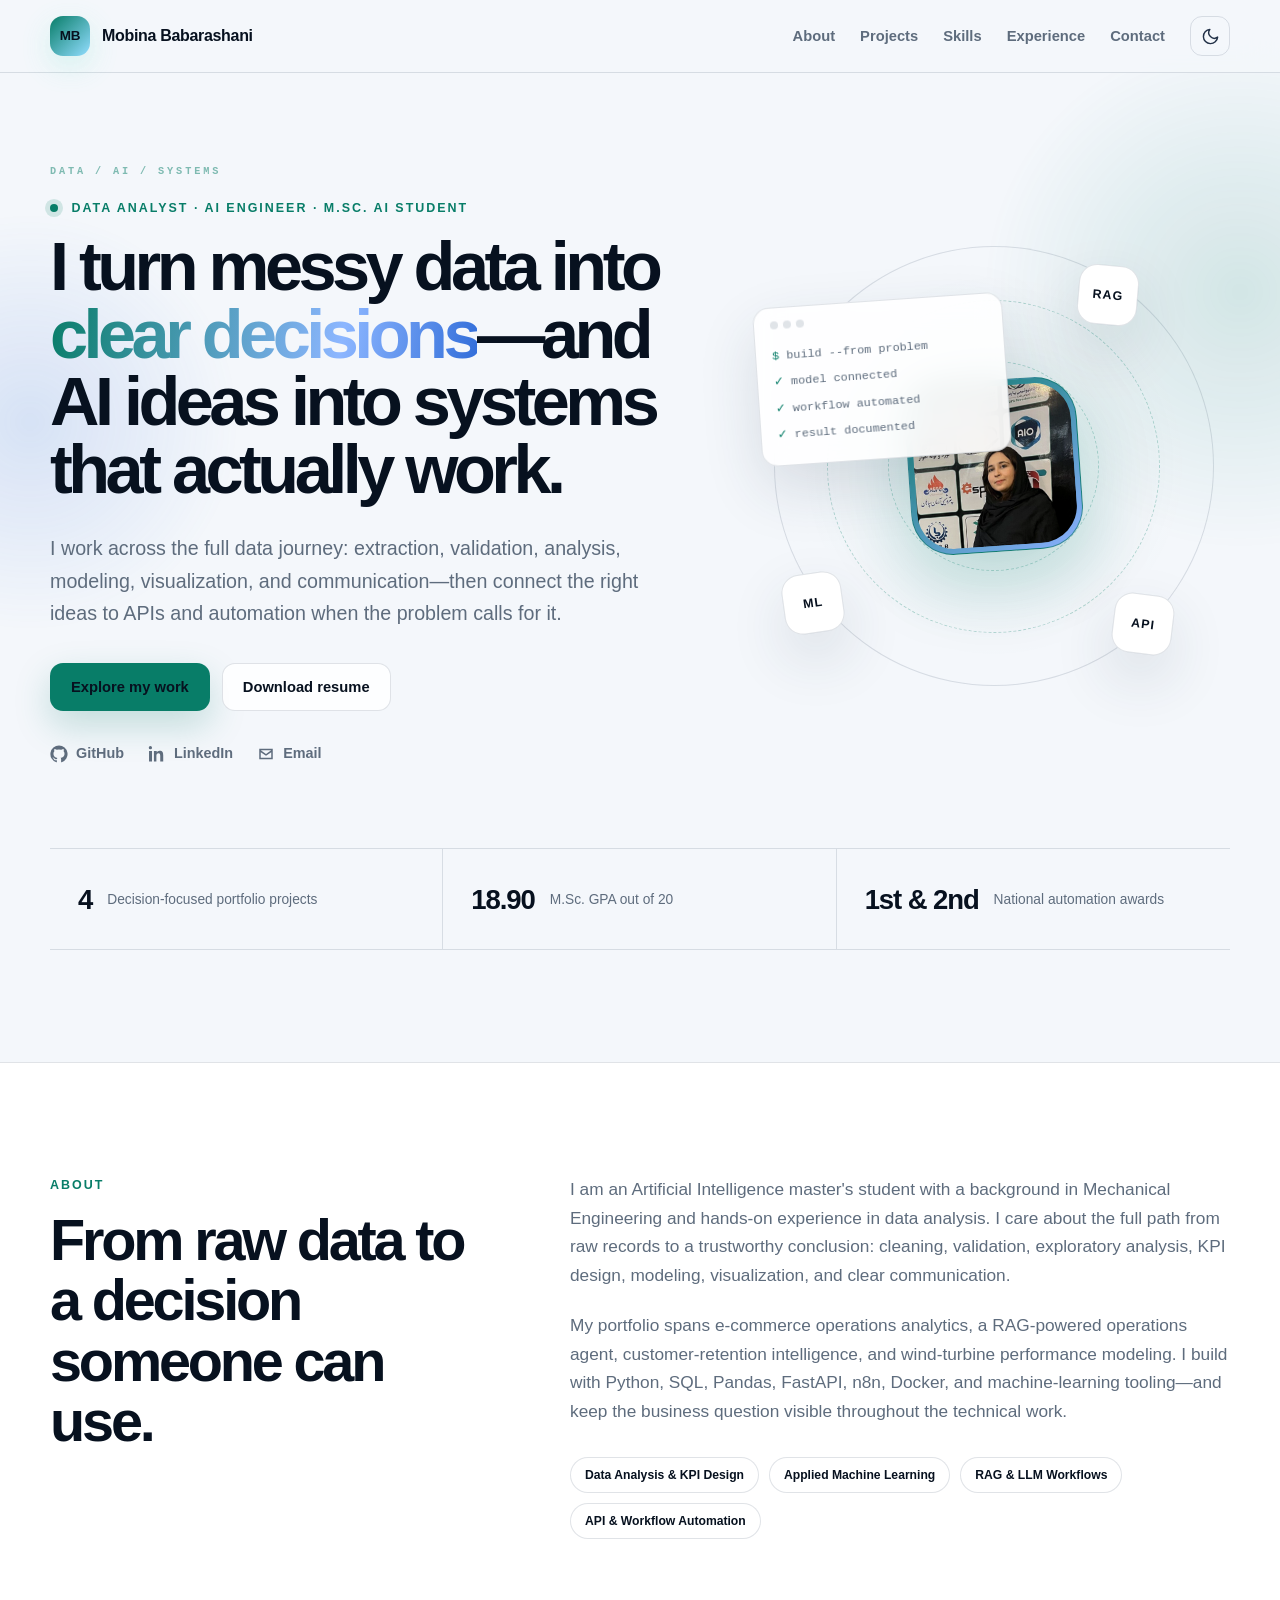
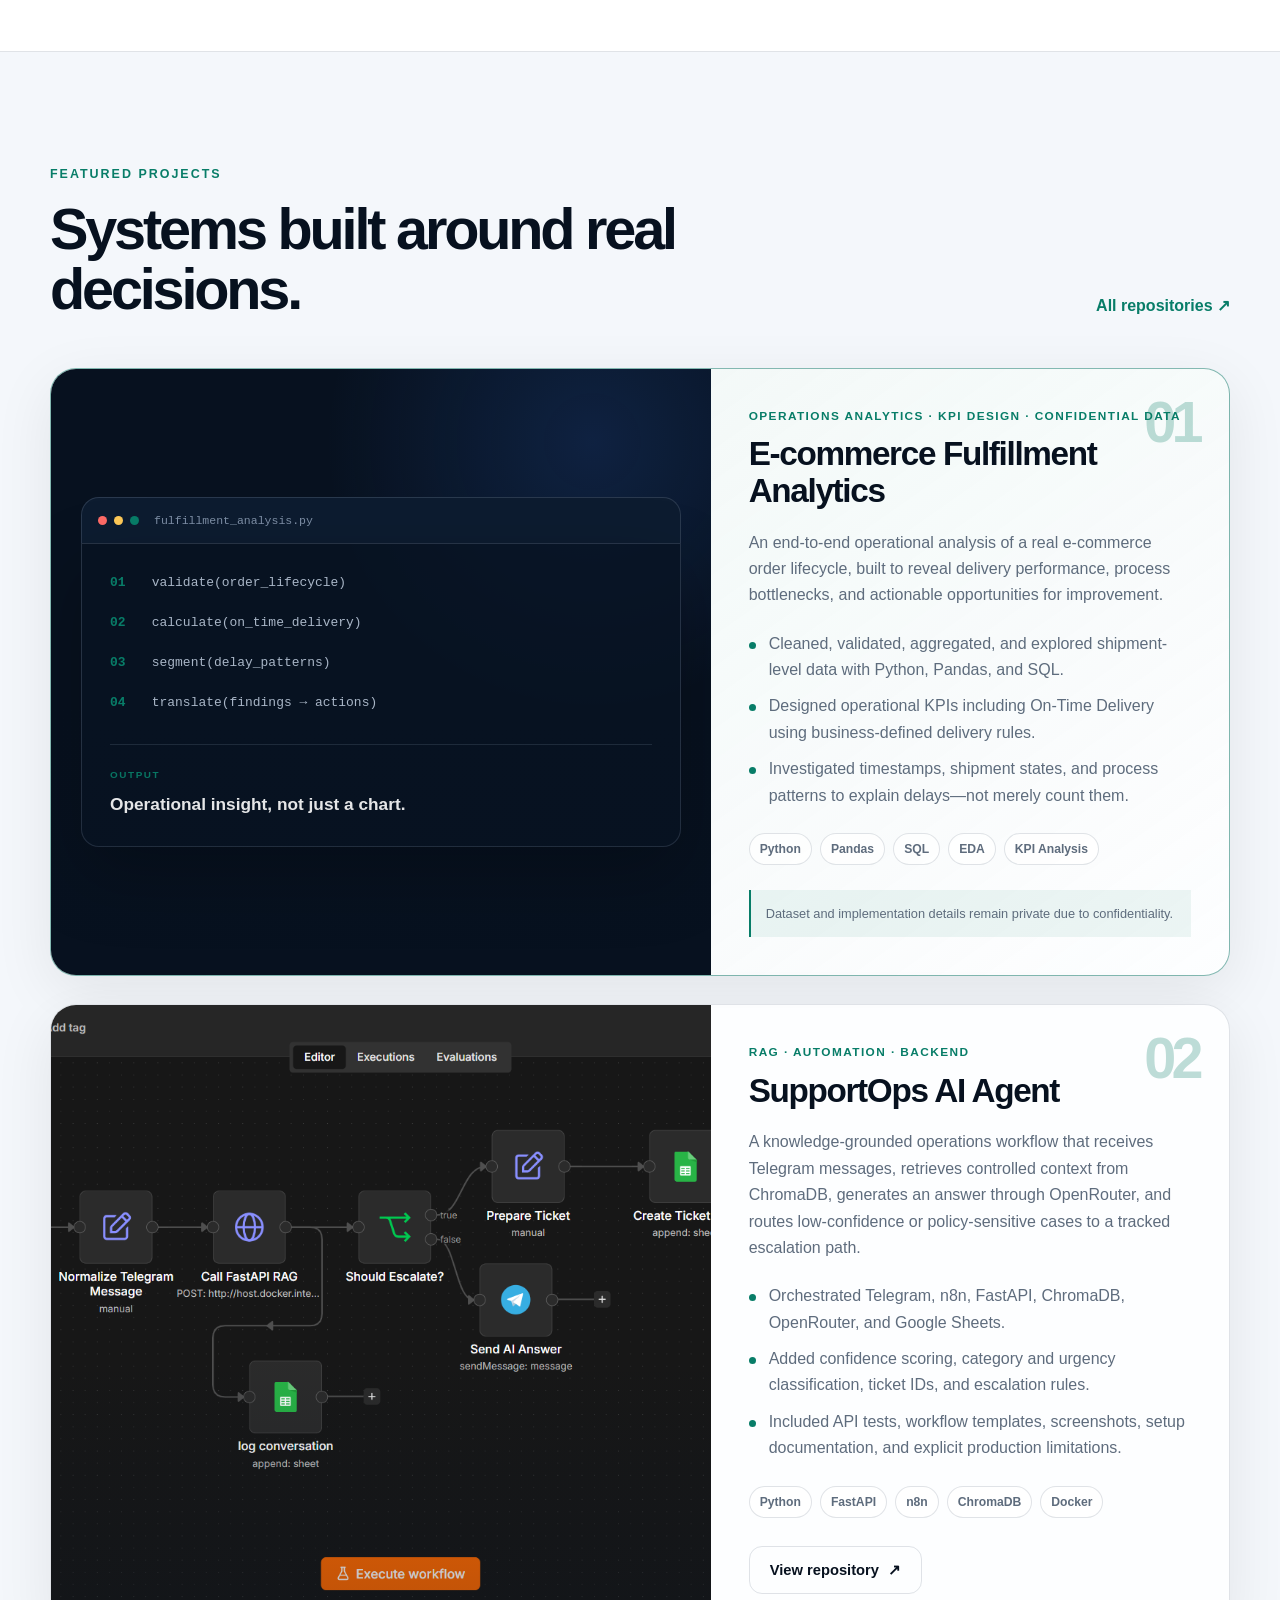
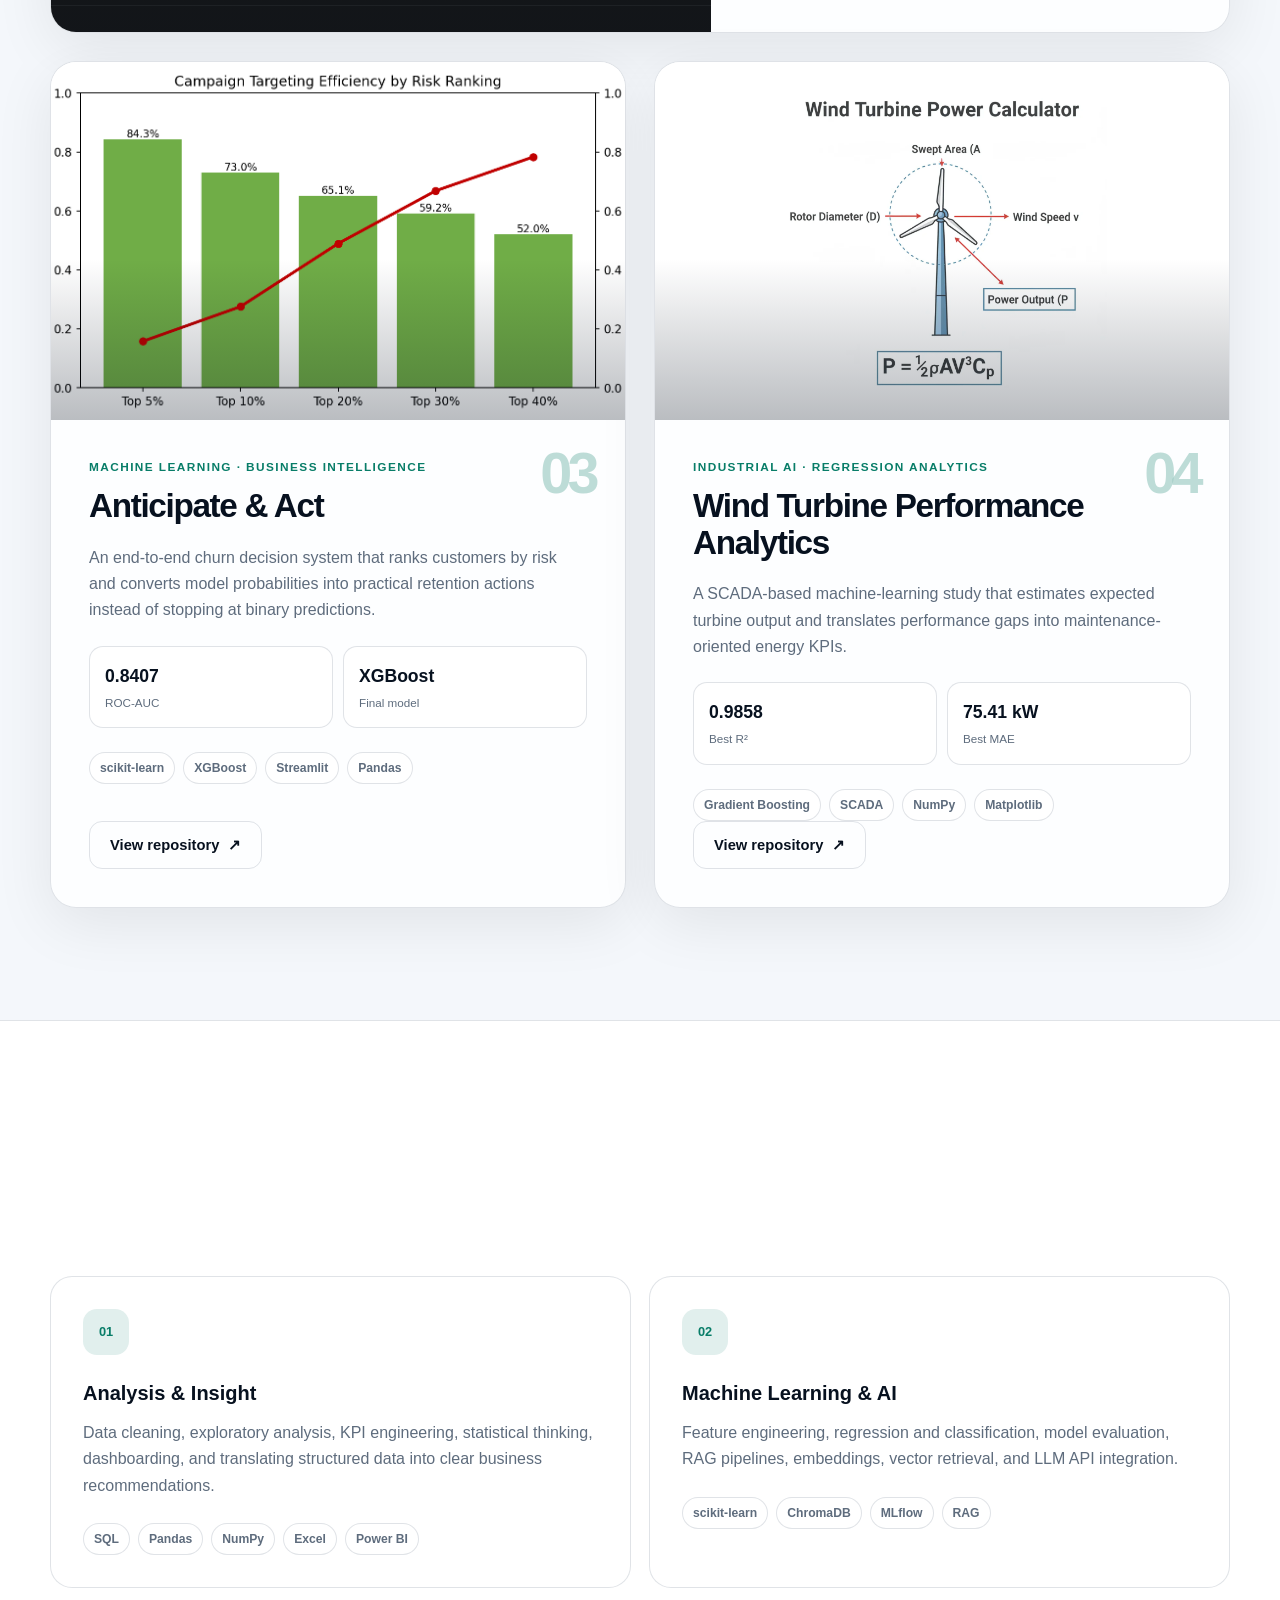
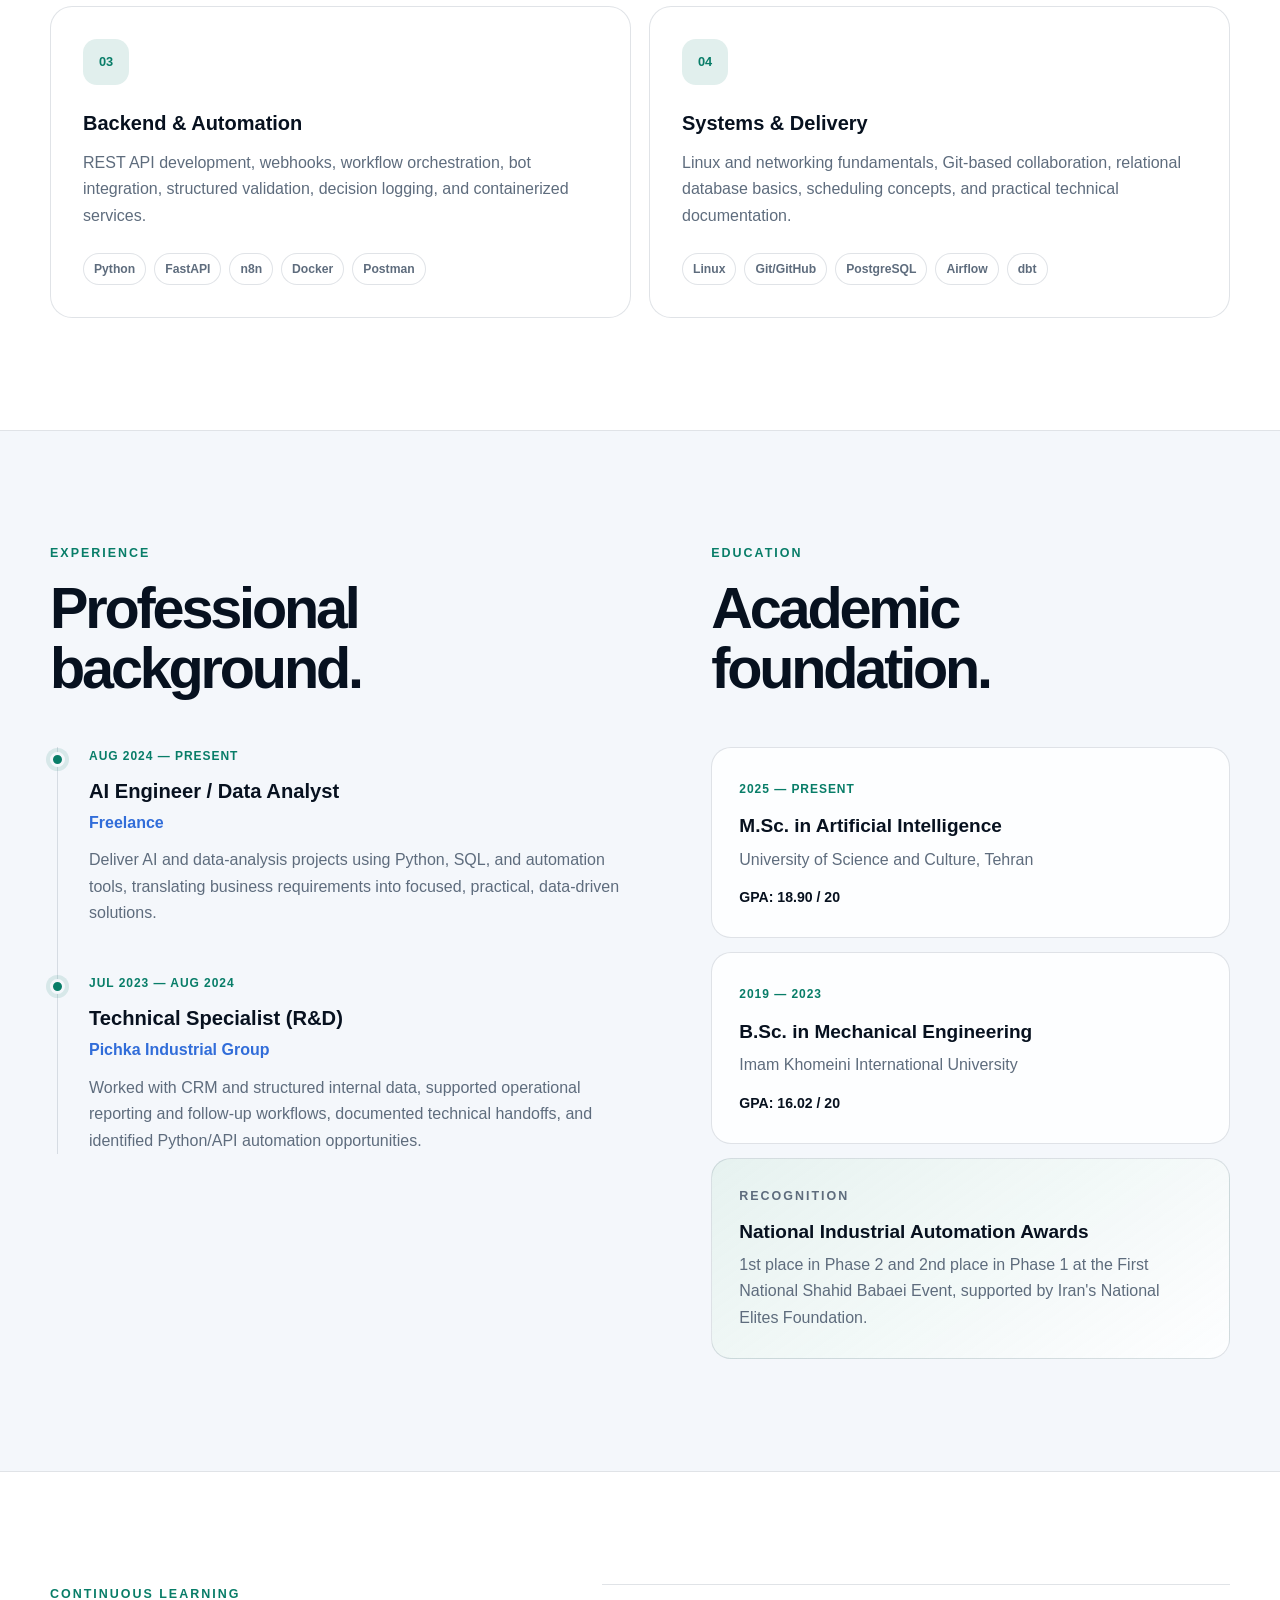
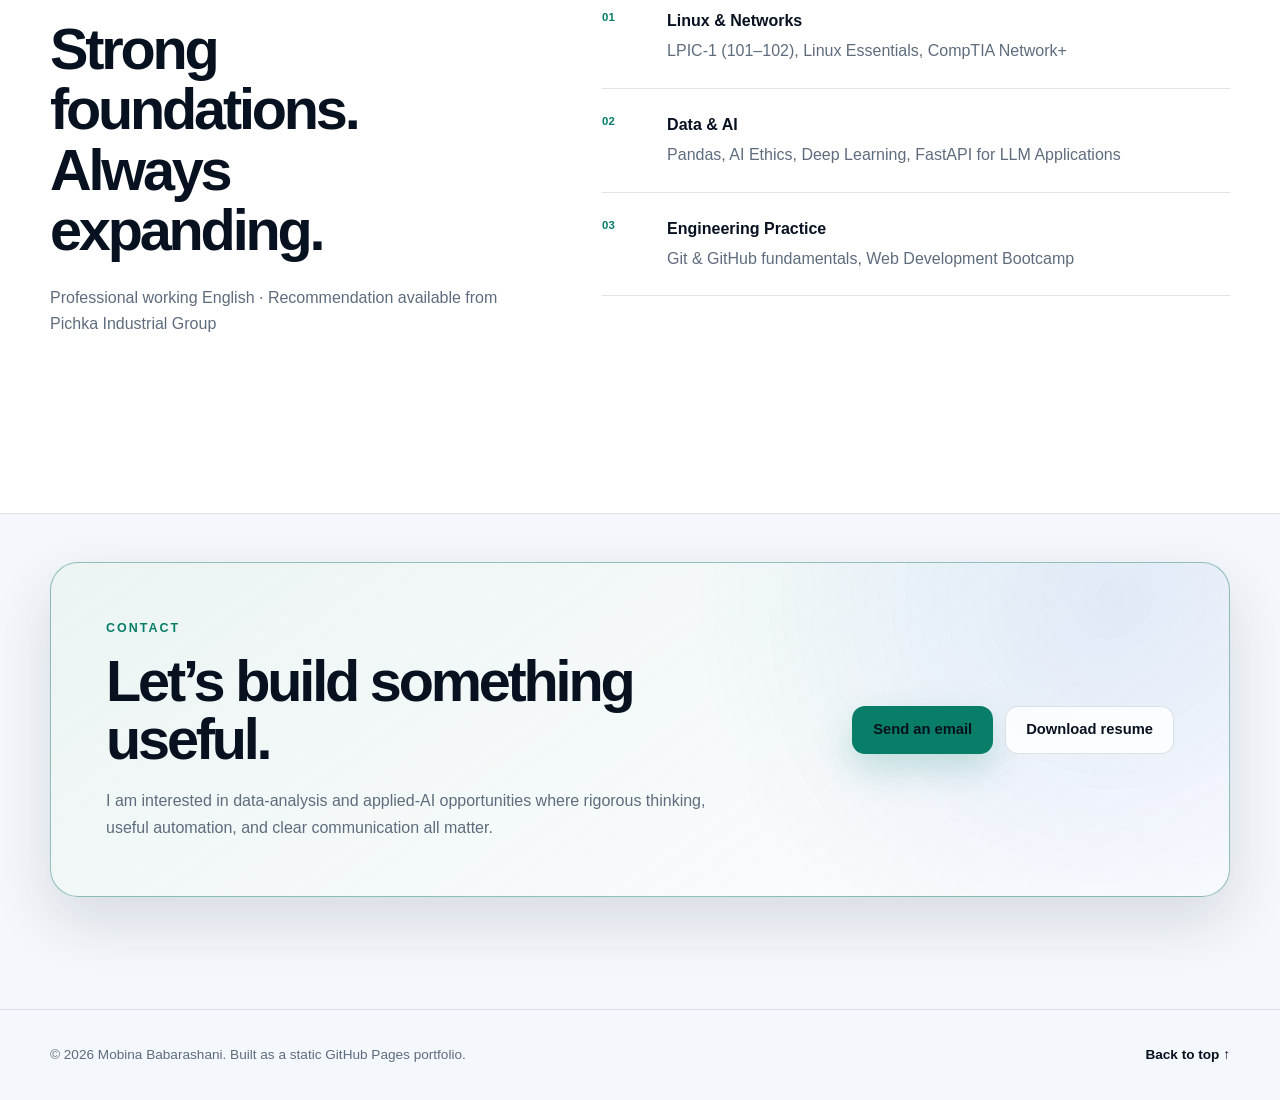
<file: index.html>
<!doctype html>
<html lang="en" data-theme="dark">
<head>
  <meta charset="utf-8">
  <meta name="viewport" content="width=device-width, initial-scale=1">
  <meta name="description" content="Portfolio of Mobina Babarashani, a Data Analyst and AI Engineer turning complex data into clear decisions and useful systems.">
  <meta name="author" content="Mobina Babarashani">
  <meta name="theme-color" content="#07111f">
  <meta property="og:title" content="Mobina Babarashani | Data Analyst & AI Engineer">
  <meta property="og:description" content="Data analysis, machine learning, RAG systems, APIs, and workflow automation.">
  <meta property="og:type" content="website">
  <meta property="og:url" content="https://mobinababarashani.github.io/">
  <meta property="og:image" content="https://mobinababarashani.github.io/assets/images/portfolio-preview.png">
  <meta name="twitter:card" content="summary_large_image">
  <title>Mobina Babarashani | Data Analyst & AI Engineer</title>
  <link rel="icon" href="assets/images/favicon.svg" type="image/svg+xml">
  <link rel="stylesheet" href="styles.css">
  <script type="application/ld+json">
  {
    "@context": "https://schema.org",
    "@type": "Person",
    "name": "Mobina Babarashani",
    "jobTitle": "Data Analyst and AI Engineer",
    "url": "https://mobinababarashani.github.io/",
    "email": "mailto:mobinababarashani@gmail.com",
    "sameAs": [
      "https://github.com/mobinababarashani",
      "https://ir.linkedin.com/in/mobina-babarashani"
    ],
    "alumniOf": [
      {"@type": "CollegeOrUniversity", "name": "University of Science and Culture"},
      {"@type": "CollegeOrUniversity", "name": "Imam Khomeini International University"}
    ]
  }
  </script>
</head>
<body>
  <a class="skip-link" href="#main-content">Skip to content</a>

  <header class="site-header" id="top">
    <nav class="nav container" aria-label="Primary navigation">
      <a class="brand" href="#top" aria-label="Mobina Babarashani home">
        <span class="brand-mark">MB</span>
        <span class="brand-name">Mobina Babarashani</span>
      </a>

      <button class="nav-toggle" type="button" aria-expanded="false" aria-controls="nav-links" aria-label="Open navigation">
        <span></span><span></span><span></span>
      </button>

      <div class="nav-links" id="nav-links">
        <a href="#about">About</a>
        <a href="#projects">Projects</a>
        <a href="#skills">Skills</a>
        <a href="#experience">Experience</a>
        <a href="#contact">Contact</a>
        <button class="theme-toggle" type="button" aria-label="Switch color theme" title="Switch color theme">
          <svg class="sun-icon" viewBox="0 0 24 24" aria-hidden="true"><circle cx="12" cy="12" r="4"/><path d="M12 2v2M12 20v2M4.93 4.93l1.42 1.42M17.66 17.66l1.41 1.41M2 12h2M20 12h2M4.93 19.07l1.42-1.42M17.66 6.34l1.41-1.41"/></svg>
          <svg class="moon-icon" viewBox="0 0 24 24" aria-hidden="true"><path d="M21 12.79A9 9 0 1 1 11.21 3 7 7 0 0 0 21 12.79z"/></svg>
        </button>
      </div>
    </nav>
  </header>

  <main id="main-content">
    <section class="hero section">
      <div class="hero-glow hero-glow-one" aria-hidden="true"></div>
      <div class="hero-glow hero-glow-two" aria-hidden="true"></div>
      <div class="container hero-grid">
        <div class="hero-copy reveal">
          <p class="eyebrow"><span class="status-dot"></span> Data Analyst · AI Engineer · M.Sc. AI Student</p>
          <h1>I turn messy data into <span>clear decisions</span>—and AI ideas into systems that actually work.</h1>
          <p class="hero-lead">
            I work across the full data journey: extraction, validation, analysis, modeling, visualization, and communication—then connect the right ideas to APIs and automation when the problem calls for it.
          </p>
          <div class="hero-actions">
            <a class="button button-primary" href="#projects">Explore my work</a>
            <a class="button button-secondary" href="assets/files/Mobina-Babarashani-Resume.docx" download>Download resume</a>
          </div>
          <div class="hero-links" aria-label="Social links">
            <a href="https://github.com/mobinababarashani" target="_blank" rel="noopener noreferrer">
              <svg viewBox="0 0 24 24" aria-hidden="true"><path d="M12 .7a11.5 11.5 0 0 0-3.64 22.41c.58.11.79-.25.79-.56v-2.23c-3.23.7-3.91-1.37-3.91-1.37-.53-1.34-1.29-1.7-1.29-1.7-1.05-.72.08-.7.08-.7 1.17.08 1.78 1.2 1.78 1.2 1.04 1.78 2.72 1.26 3.38.97.1-.75.4-1.26.74-1.55-2.58-.29-5.29-1.29-5.29-5.73 0-1.27.45-2.3 1.2-3.12-.12-.29-.52-1.48.11-3.08 0 0 .98-.31 3.16 1.19a10.94 10.94 0 0 1 5.76 0c2.19-1.5 3.16-1.19 3.16-1.19.63 1.6.23 2.79.11 3.08.75.82 1.2 1.85 1.2 3.12 0 4.45-2.72 5.43-5.31 5.72.42.36.79 1.07.79 2.16v3.21c0 .31.21.68.8.56A11.5 11.5 0 0 0 12 .7Z"/></svg>
              GitHub
            </a>
            <a href="https://ir.linkedin.com/in/mobina-babarashani" target="_blank" rel="noopener noreferrer">
              <svg viewBox="0 0 24 24" aria-hidden="true"><path d="M5.37 3.5A2.18 2.18 0 1 1 1 3.5a2.18 2.18 0 0 1 4.37 0ZM1.38 8h3.98v14H1.38V8Zm6.5 0h3.82v1.91h.05c.53-1.01 1.83-2.08 3.77-2.08 4.03 0 4.78 2.66 4.78 6.11V22h-3.98v-7.14c0-1.7-.03-3.9-2.38-3.9-2.38 0-2.75 1.86-2.75 3.78V22H7.88V8Z"/></svg>
              LinkedIn
            </a>
            <a href="mailto:mobinababarashani@gmail.com">
              <svg viewBox="0 0 24 24" aria-hidden="true"><path d="M3 5h18v14H3V5Zm9 7 7-5H5l7 5Zm0 2.45L5 9.5V17h14V9.5l-7 4.95Z"/></svg>
              Email
            </a>
          </div>
        </div>

        <div class="hero-visual reveal" aria-label="Selected engineering focus areas">
          <div class="orbit-card">
            <div class="profile-portrait"><img src="assets/images/mobina-profile.webp" alt="Portrait of Mobina Babarashani"></div>
            <div class="orbit orbit-one"><span>RAG</span></div>
            <div class="orbit orbit-two"><span>ML</span></div>
            <div class="orbit orbit-three"><span>API</span></div>
            <div class="terminal-card" aria-hidden="true">
              <div class="terminal-top"><i></i><i></i><i></i></div>
              <code><span>$</span> build --from problem<br><span>✓</span> model connected<br><span>✓</span> workflow automated<br><span>✓</span> result documented</code>
            </div>
          </div>
        </div>
      </div>

      <div class="container hero-metrics reveal">
        <div><strong>4</strong><span>Decision-focused portfolio projects</span></div>
        <div><strong>18.90</strong><span>M.Sc. GPA out of 20</span></div>
        <div><strong>1st & 2nd</strong><span>National automation awards</span></div>
      </div>
    </section>

    <section class="section section-muted" id="about">
      <div class="container two-column">
        <div class="section-heading reveal">
          <p class="eyebrow">About</p>
          <h2>From raw data to a decision someone can use.</h2>
        </div>
        <div class="about-copy reveal">
          <p>
            I am an Artificial Intelligence master's student with a background in Mechanical Engineering and hands-on experience in data analysis. I care about the full path from raw records to a trustworthy conclusion: cleaning, validation, exploratory analysis, KPI design, modeling, visualization, and clear communication.
          </p>
          <p>
            My portfolio spans e-commerce operations analytics, a RAG-powered operations agent, customer-retention intelligence, and wind-turbine performance modeling. I build with Python, SQL, Pandas, FastAPI, n8n, Docker, and machine-learning tooling—and keep the business question visible throughout the technical work.
          </p>
          <div class="focus-list">
            <span>Data Analysis & KPI Design</span>
            <span>Applied Machine Learning</span>
            <span>RAG & LLM Workflows</span>
            <span>API & Workflow Automation</span>
          </div>
        </div>
      </div>
    </section>

    <section class="section" id="projects">
      <div class="container">
        <div class="section-heading project-heading reveal">
          <div>
            <p class="eyebrow">Featured projects</p>
            <h2>Systems built around real decisions.</h2>
          </div>
          <a class="text-link" href="https://github.com/mobinababarashani?tab=repositories" target="_blank" rel="noopener noreferrer">All repositories <span>↗</span></a>
        </div>

        <article class="project project-featured project-data reveal">
          <div class="project-media data-console" aria-label="E-commerce analytics workflow overview">
            <div class="console-head"><span></span><span></span><span></span><code>fulfillment_analysis.py</code></div>
            <div class="console-body">
              <p><b>01</b> validate(order_lifecycle)</p>
              <p><b>02</b> calculate(on_time_delivery)</p>
              <p><b>03</b> segment(delay_patterns)</p>
              <p><b>04</b> translate(findings → actions)</p>
              <div class="console-result"><span>OUTPUT</span><strong>Operational insight, not just a chart.</strong></div>
            </div>
          </div>
          <div class="project-content">
            <div class="project-number">01</div>
            <p class="project-type">Operations Analytics · KPI Design · Confidential Data</p>
            <h3>E-commerce Fulfillment Analytics</h3>
            <p>
              An end-to-end operational analysis of a real e-commerce order lifecycle, built to reveal delivery performance, process bottlenecks, and actionable opportunities for improvement.
            </p>
            <ul class="project-points">
              <li>Cleaned, validated, aggregated, and explored shipment-level data with Python, Pandas, and SQL.</li>
              <li>Designed operational KPIs including On-Time Delivery using business-defined delivery rules.</li>
              <li>Investigated timestamps, shipment states, and process patterns to explain delays—not merely count them.</li>
            </ul>
            <div class="tags"><span>Python</span><span>Pandas</span><span>SQL</span><span>EDA</span><span>KPI Analysis</span></div>
            <p class="confidential-note">Dataset and implementation details remain private due to confidentiality.</p>
          </div>
        </article>

        <article class="project project-featured reveal">
          <div class="project-media">
            <img src="assets/images/supportops-workflow.png" alt="n8n workflow connecting Telegram, FastAPI, Google Sheets, and escalation logic" loading="lazy">
          </div>
          <div class="project-content">
            <div class="project-number">02</div>
            <p class="project-type">RAG · Automation · Backend</p>
            <h3>SupportOps AI Agent</h3>
            <p>
              A knowledge-grounded operations workflow that receives Telegram messages, retrieves controlled context from ChromaDB, generates an answer through OpenRouter, and routes low-confidence or policy-sensitive cases to a tracked escalation path.
            </p>
            <ul class="project-points">
              <li>Orchestrated Telegram, n8n, FastAPI, ChromaDB, OpenRouter, and Google Sheets.</li>
              <li>Added confidence scoring, category and urgency classification, ticket IDs, and escalation rules.</li>
              <li>Included API tests, workflow templates, screenshots, setup documentation, and explicit production limitations.</li>
            </ul>
            <div class="tags"><span>Python</span><span>FastAPI</span><span>n8n</span><span>ChromaDB</span><span>Docker</span></div>
            <a class="button button-project" href="https://github.com/mobinababarashani/telegram-rag-supportops-agent" target="_blank" rel="noopener noreferrer">View repository <span>↗</span></a>
          </div>
        </article>

        <div class="project-grid">
          <article class="project project-card reveal">
            <div class="project-media">
              <img src="assets/images/churn-campaign-lift.png" alt="Campaign targeting efficiency chart for customer churn risk ranking" loading="lazy">
            </div>
            <div class="project-content">
              <div class="project-number">03</div>
              <p class="project-type">Machine Learning · Business Intelligence</p>
              <h3>Anticipate & Act</h3>
              <p>
                An end-to-end churn decision system that ranks customers by risk and converts model probabilities into practical retention actions instead of stopping at binary predictions.
              </p>
              <div class="mini-metrics">
                <div><strong>0.8407</strong><span>ROC-AUC</span></div>
                <div><strong>XGBoost</strong><span>Final model</span></div>
              </div>
              <div class="tags"><span>scikit-learn</span><span>XGBoost</span><span>Streamlit</span><span>Pandas</span></div>
              <a class="button button-project" href="https://github.com/mobinababarashani/Anticipate-Act-Optimizing-Customer-Retention-Strategies" target="_blank" rel="noopener noreferrer">View repository <span>↗</span></a>
            </div>
          </article>

          <article class="project project-card reveal">
            <div class="project-media">
              <img src="assets/images/wind-turbine-power-calculator.webp" alt="Wind turbine power calculator diagram showing rotor diameter, swept area, wind speed, and power output" loading="lazy">
            </div>
            <div class="project-content">
              <div class="project-number">04</div>
              <p class="project-type">Industrial AI · Regression Analytics</p>
              <h3>Wind Turbine Performance Analytics</h3>
              <p>
                A SCADA-based machine-learning study that estimates expected turbine output and translates performance gaps into maintenance-oriented energy KPIs.
              </p>
              <div class="mini-metrics">
                <div><strong>0.9858</strong><span>Best R²</span></div>
                <div><strong>75.41 kW</strong><span>Best MAE</span></div>
              </div>
              <div class="tags"><span>Gradient Boosting</span><span>SCADA</span><span>NumPy</span><span>Matplotlib</span></div>
              <a class="button button-project" href="https://github.com/mobinababarashani/wind-turbine-power-prediction" target="_blank" rel="noopener noreferrer">View repository <span>↗</span></a>
            </div>
          </article>
        </div>
      </div>
    </section>

    <section class="section section-muted" id="skills">
      <div class="container">
        <div class="section-heading reveal">
          <p class="eyebrow">Technical toolkit</p>
          <h2>What I use to build.</h2>
        </div>
        <div class="skills-grid">
          <article class="skill-card reveal">
            <div class="skill-icon">01</div>
            <h3>Analysis & Insight</h3>
            <p>Data cleaning, exploratory analysis, KPI engineering, statistical thinking, dashboarding, and translating structured data into clear business recommendations.</p>
            <div class="tags"><span>SQL</span><span>Pandas</span><span>NumPy</span><span>Excel</span><span>Power BI</span></div>
          </article>
          <article class="skill-card reveal">
            <div class="skill-icon">02</div>
            <h3>Machine Learning & AI</h3>
            <p>Feature engineering, regression and classification, model evaluation, RAG pipelines, embeddings, vector retrieval, and LLM API integration.</p>
            <div class="tags"><span>scikit-learn</span><span>ChromaDB</span><span>MLflow</span><span>RAG</span></div>
          </article>
          <article class="skill-card reveal">
            <div class="skill-icon">03</div>
            <h3>Backend & Automation</h3>
            <p>REST API development, webhooks, workflow orchestration, bot integration, structured validation, decision logging, and containerized services.</p>
            <div class="tags"><span>Python</span><span>FastAPI</span><span>n8n</span><span>Docker</span><span>Postman</span></div>
          </article>
          <article class="skill-card reveal">
            <div class="skill-icon">04</div>
            <h3>Systems & Delivery</h3>
            <p>Linux and networking fundamentals, Git-based collaboration, relational database basics, scheduling concepts, and practical technical documentation.</p>
            <div class="tags"><span>Linux</span><span>Git/GitHub</span><span>PostgreSQL</span><span>Airflow</span><span>dbt</span></div>
          </article>
        </div>
      </div>
    </section>

    <section class="section" id="experience">
      <div class="container experience-layout">
        <div>
          <div class="section-heading reveal">
            <p class="eyebrow">Experience</p>
            <h2>Professional background.</h2>
          </div>
          <div class="timeline">
            <article class="timeline-item reveal">
              <div class="timeline-marker"></div>
              <div class="timeline-time">Aug 2024 — Present</div>
              <h3>AI Engineer / Data Analyst</h3>
              <p class="timeline-place">Freelance</p>
              <p>Deliver AI and data-analysis projects using Python, SQL, and automation tools, translating business requirements into focused, practical, data-driven solutions.</p>
            </article>
            <article class="timeline-item reveal">
              <div class="timeline-marker"></div>
              <div class="timeline-time">Jul 2023 — Aug 2024</div>
              <h3>Technical Specialist (R&D)</h3>
              <p class="timeline-place">Pichka Industrial Group</p>
              <p>Worked with CRM and structured internal data, supported operational reporting and follow-up workflows, documented technical handoffs, and identified Python/API automation opportunities.</p>
            </article>
          </div>
        </div>

        <div>
          <div class="section-heading reveal">
            <p class="eyebrow">Education</p>
            <h2>Academic foundation.</h2>
          </div>
          <div class="education-cards">
            <article class="education-card reveal">
              <span>2025 — Present</span>
              <h3>M.Sc. in Artificial Intelligence</h3>
              <p>University of Science and Culture, Tehran</p>
              <strong>GPA: 18.90 / 20</strong>
            </article>
            <article class="education-card reveal">
              <span>2019 — 2023</span>
              <h3>B.Sc. in Mechanical Engineering</h3>
              <p>Imam Khomeini International University</p>
              <strong>GPA: 16.02 / 20</strong>
            </article>
            <article class="award-card reveal">
              <p class="eyebrow">Recognition</p>
              <h3>National Industrial Automation Awards</h3>
              <p>1st place in Phase 2 and 2nd place in Phase 1 at the First National Shahid Babaei Event, supported by Iran's National Elites Foundation.</p>
            </article>
          </div>
        </div>
      </div>
    </section>

    <section class="section section-muted" id="credentials">
      <div class="container credentials-layout">
        <div class="section-heading reveal">
          <p class="eyebrow">Continuous learning</p>
          <h2>Strong foundations. Always expanding.</h2>
          <p class="credentials-intro">Professional working English · Recommendation available from Pichka Industrial Group</p>
        </div>
        <div class="credential-list reveal">
          <div><span>01</span><p><strong>Linux & Networks</strong>LPIC-1 (101–102), Linux Essentials, CompTIA Network+</p></div>
          <div><span>02</span><p><strong>Data & AI</strong>Pandas, AI Ethics, Deep Learning, FastAPI for LLM Applications</p></div>
          <div><span>03</span><p><strong>Engineering Practice</strong>Git & GitHub fundamentals, Web Development Bootcamp</p></div>
        </div>
      </div>
    </section>

    <section class="section contact-section" id="contact">
      <div class="container contact-card reveal">
        <div>
          <p class="eyebrow">Contact</p>
          <h2>Let’s build something useful.</h2>
          <p>I am interested in data-analysis and applied-AI opportunities where rigorous thinking, useful automation, and clear communication all matter.</p>
        </div>
        <div class="contact-actions">
          <a class="button button-primary" href="mailto:mobinababarashani@gmail.com">Send an email</a>
          <a class="button button-secondary" href="assets/files/Mobina-Babarashani-Resume.docx" download>Download resume</a>
        </div>
      </div>
    </section>
  </main>

  <footer class="site-footer">
    <div class="container footer-inner">
      <p>© <span id="year"></span> Mobina Babarashani. Built as a static GitHub Pages portfolio.</p>
      <a href="#top">Back to top ↑</a>
    </div>
  </footer>

  <script src="script.js"></script>
</body>
</html>
</file>
<file: styles.css>
:root {
  --bg: #07111f;
  --bg-elevated: #0b1728;
  --bg-soft: #0d1c30;
  --surface: rgba(17, 32, 51, 0.78);
  --surface-solid: #112033;
  --text: #f4f7fb;
  --text-muted: #a9b6c7;
  --heading: #ffffff;
  --border: rgba(158, 177, 199, 0.18);
  --accent: #65e6c4;
  --accent-strong: #25cda1;
  --accent-blue: #77a8ff;
  --shadow: 0 28px 80px rgba(0, 0, 0, 0.28);
  --header-bg: rgba(7, 17, 31, 0.82);
  --max-width: 1180px;
}

html[data-theme="light"] {
  --bg: #f4f7fb;
  --bg-elevated: #ffffff;
  --bg-soft: #eaf0f7;
  --surface: rgba(255, 255, 255, 0.82);
  --surface-solid: #ffffff;
  --text: #213047;
  --text-muted: #5e6c7d;
  --heading: #07111f;
  --border: rgba(20, 45, 75, 0.13);
  --accent: #087d68;
  --accent-strong: #006b57;
  --accent-blue: #316dd9;
  --shadow: 0 24px 60px rgba(32, 54, 80, 0.14);
  --header-bg: rgba(244, 247, 251, 0.86);
}

* { box-sizing: border-box; }
html { scroll-behavior: smooth; scroll-padding-top: 88px; }
body {
  margin: 0;
  background: var(--bg);
  color: var(--text);
  font-family: Inter, ui-sans-serif, -apple-system, BlinkMacSystemFont, "Segoe UI", sans-serif;
  line-height: 1.65;
  text-rendering: optimizeLegibility;
  transition: background-color .25s ease, color .25s ease;
}

body::before {
  content: "";
  position: fixed;
  inset: 0;
  pointer-events: none;
  opacity: .24;
  background-image: linear-gradient(rgba(255,255,255,.018) 1px, transparent 1px), linear-gradient(90deg, rgba(255,255,255,.018) 1px, transparent 1px);
  background-size: 36px 36px;
  mask-image: linear-gradient(to bottom, black, transparent 65%);
  z-index: -1;
}

img { display: block; max-width: 100%; }
a { color: inherit; }
button, a { -webkit-tap-highlight-color: transparent; }

.skip-link {
  position: fixed;
  left: 16px;
  top: -60px;
  z-index: 9999;
  padding: 10px 14px;
  background: var(--accent);
  color: #07111f;
  border-radius: 10px;
  text-decoration: none;
  font-weight: 800;
}
.skip-link:focus { top: 16px; }

.container { width: min(calc(100% - 40px), var(--max-width)); margin-inline: auto; }
.section { position: relative; padding: 112px 0; overflow: clip; }
.section-muted { background: var(--bg-elevated); border-block: 1px solid var(--border); }

.site-header {
  position: fixed;
  inset: 0 0 auto;
  z-index: 1000;
  background: var(--header-bg);
  border-bottom: 1px solid var(--border);
  backdrop-filter: blur(18px);
}
.nav { min-height: 72px; display: flex; align-items: center; justify-content: space-between; gap: 28px; }
.brand { display: inline-flex; align-items: center; gap: 12px; text-decoration: none; font-weight: 800; letter-spacing: -.02em; }
.brand-mark { display: grid; place-items: center; width: 40px; height: 40px; border-radius: 13px; color: #07111f; background: linear-gradient(135deg, var(--accent), #92ddff); font-size: .84rem; box-shadow: 0 10px 30px rgba(75, 220, 187, .2); }
.brand-name { color: var(--heading); }
.nav-links { display: flex; align-items: center; gap: 25px; }
.nav-links > a { position: relative; color: var(--text-muted); font-size: .92rem; font-weight: 650; text-decoration: none; }
.nav-links > a::after { content: ""; position: absolute; left: 0; right: 100%; bottom: -8px; height: 2px; background: var(--accent); transition: right .2s ease; }
.nav-links > a:hover, .nav-links > a:focus-visible { color: var(--heading); }
.nav-links > a:hover::after, .nav-links > a:focus-visible::after { right: 0; }

.theme-toggle, .nav-toggle { border: 0; cursor: pointer; color: var(--text); background: transparent; }
.theme-toggle { width: 40px; height: 40px; display: grid; place-items: center; border: 1px solid var(--border); border-radius: 12px; }
.theme-toggle:hover { background: var(--bg-soft); }
.theme-toggle svg { width: 19px; height: 19px; fill: none; stroke: currentColor; stroke-width: 1.8; stroke-linecap: round; stroke-linejoin: round; }
html[data-theme="dark"] .sun-icon { display: block; }
html[data-theme="dark"] .moon-icon { display: none; }
html[data-theme="light"] .sun-icon { display: none; }
html[data-theme="light"] .moon-icon { display: block; }
.nav-toggle { display: none; width: 42px; height: 42px; padding: 9px; }
.nav-toggle span { display: block; height: 2px; margin: 5px 0; background: currentColor; border-radius: 2px; transition: transform .2s ease, opacity .2s ease; }

.hero { min-height: 100vh; padding-top: 166px; display: block; }
.hero-grid { display: grid; grid-template-columns: minmax(0, 1.14fr) minmax(360px, .86fr); align-items: center; gap: 80px; }
.eyebrow { margin: 0 0 14px; color: var(--accent); font-size: .78rem; font-weight: 800; letter-spacing: .16em; text-transform: uppercase; }
.status-dot { display: inline-block; width: 8px; height: 8px; margin-right: 8px; border-radius: 50%; background: var(--accent); box-shadow: 0 0 0 5px color-mix(in srgb, var(--accent) 15%, transparent); }
.hero h1 { max-width: 770px; margin: 0; color: var(--heading); font-size: clamp(3.25rem, 6.2vw, 6.4rem); line-height: .99; letter-spacing: -.066em; }
.hero h1 span { color: transparent; background: linear-gradient(100deg, var(--accent), #8cb6ff 68%, var(--accent-blue)); background-clip: text; -webkit-background-clip: text; }
.hero-lead { max-width: 700px; margin: 28px 0 0; color: var(--text-muted); font-size: clamp(1.05rem, 1.7vw, 1.23rem); }
.hero-actions, .contact-actions { display: flex; flex-wrap: wrap; gap: 12px; margin-top: 34px; }
.button { display: inline-flex; align-items: center; justify-content: center; gap: 9px; min-height: 48px; padding: 0 20px; border: 1px solid transparent; border-radius: 13px; font-size: .92rem; font-weight: 800; text-decoration: none; transition: transform .18s ease, background-color .18s ease, border-color .18s ease; }
.button:hover { transform: translateY(-2px); }
.button-primary { background: var(--accent); color: #07111f; box-shadow: 0 14px 36px color-mix(in srgb, var(--accent) 22%, transparent); }
.button-primary:hover { background: color-mix(in srgb, var(--accent) 88%, white); }
.button-secondary { color: var(--heading); border-color: var(--border); background: var(--surface); }
.button-secondary:hover { border-color: color-mix(in srgb, var(--accent) 58%, var(--border)); }
.hero-links { display: flex; flex-wrap: wrap; gap: 24px; margin-top: 31px; }
.hero-links a { display: inline-flex; align-items: center; gap: 8px; color: var(--text-muted); font-weight: 700; font-size: .9rem; text-decoration: none; }
.hero-links a:hover { color: var(--heading); }
.hero-links svg { width: 18px; height: 18px; fill: currentColor; }

.hero-visual { position: relative; min-height: 520px; display: grid; place-items: center; }
.orbit-card { position: relative; width: min(440px, 100%); aspect-ratio: 1; display: grid; place-items: center; border: 1px solid var(--border); border-radius: 50%; background: radial-gradient(circle at center, color-mix(in srgb, var(--accent) 9%, transparent), transparent 62%); }
.orbit-card::before, .orbit-card::after { content: ""; position: absolute; inset: 12%; border: 1px dashed color-mix(in srgb, var(--accent) 28%, transparent); border-radius: 50%; animation: spin 30s linear infinite; }
.orbit-card::after { inset: 26%; animation-direction: reverse; animation-duration: 22s; }
.profile-portrait { position: relative; z-index: 2; width: 172px; height: 172px; padding: 5px; overflow: hidden; border: 1px solid color-mix(in srgb, var(--accent) 54%, var(--border)); border-radius: 42px; background: linear-gradient(145deg, var(--accent), #8aafff); box-shadow: 0 28px 70px color-mix(in srgb, var(--accent) 22%, transparent); transform: rotate(-4deg); }
.profile-portrait img { display: block; width: 100%; height: 100%; border-radius: 37px; object-fit: cover; object-position: center; }
.orbit { position: absolute; z-index: 3; display: grid; place-items: center; width: 60px; height: 60px; border: 1px solid var(--border); border-radius: 18px; background: var(--surface-solid); box-shadow: var(--shadow); color: var(--heading); font-size: .78rem; font-weight: 900; letter-spacing: .08em; }
.orbit-one { top: 4%; right: 17%; transform: rotate(5deg); }
.orbit-two { bottom: 12%; left: 2%; transform: rotate(-8deg); }
.orbit-three { bottom: 7%; right: 9%; transform: rotate(7deg); }
.terminal-card { position: absolute; left: -4%; top: 12%; z-index: 4; width: 250px; padding: 13px 16px 18px; border: 1px solid var(--border); border-radius: 16px; background: color-mix(in srgb, var(--bg-elevated) 88%, transparent); box-shadow: var(--shadow); backdrop-filter: blur(16px); transform: rotate(-4deg); }
.terminal-top { display: flex; gap: 5px; margin-bottom: 12px; }
.terminal-top i { width: 8px; height: 8px; border-radius: 50%; background: var(--border); }
.terminal-card code { color: var(--text-muted); font-family: "SFMono-Regular", Consolas, monospace; font-size: .74rem; line-height: 1.8; }
.terminal-card code span { color: var(--accent); }
.hero-glow { position: absolute; border-radius: 50%; filter: blur(4px); pointer-events: none; }
.hero-glow-one { width: 420px; height: 420px; left: -180px; top: 20%; background: radial-gradient(circle, color-mix(in srgb, var(--accent-blue) 15%, transparent), transparent 70%); }
.hero-glow-two { width: 520px; height: 520px; right: -220px; top: 3%; background: radial-gradient(circle, color-mix(in srgb, var(--accent) 14%, transparent), transparent 70%); }
.hero-metrics { display: grid; grid-template-columns: repeat(3, 1fr); margin-top: 82px; border-block: 1px solid var(--border); }
.hero-metrics div { display: grid; grid-template-columns: auto 1fr; align-items: center; gap: 15px; min-height: 100px; padding: 22px 28px; border-right: 1px solid var(--border); }
.hero-metrics div:last-child { border-right: 0; }
.hero-metrics strong { color: var(--heading); font-size: 1.72rem; letter-spacing: -.04em; white-space: nowrap; }
.hero-metrics span { color: var(--text-muted); font-size: .86rem; line-height: 1.4; }

.section-heading { margin-bottom: 48px; }
.section-heading h2 { max-width: 720px; margin: 0; color: var(--heading); font-size: clamp(2.25rem, 4.5vw, 4.4rem); line-height: 1.05; letter-spacing: -.055em; }
.two-column { display: grid; grid-template-columns: .8fr 1.2fr; gap: 80px; align-items: start; }
.about-copy { max-width: 720px; }
.about-copy p { margin: 0 0 22px; color: var(--text-muted); font-size: 1.08rem; }
.focus-list { display: flex; flex-wrap: wrap; gap: 10px; margin-top: 32px; }
.focus-list span, .tags span { display: inline-flex; align-items: center; min-height: 30px; padding: 5px 10px; border: 1px solid var(--border); border-radius: 999px; background: color-mix(in srgb, var(--surface-solid) 70%, transparent); color: var(--text-muted); font-size: .76rem; font-weight: 750; }
.focus-list span { color: var(--heading); min-height: 36px; padding-inline: 14px; }

.project-heading { display: flex; align-items: end; justify-content: space-between; gap: 32px; }
.text-link { flex: none; color: var(--accent); font-weight: 800; text-decoration: none; }
.text-link:hover span { display: inline-block; transform: translate(2px, -2px); }
.project { border: 1px solid var(--border); border-radius: 26px; background: var(--surface); box-shadow: 0 16px 60px rgba(0,0,0,.08); overflow: hidden; }
.project-featured { display: grid; grid-template-columns: 1.12fr .88fr; margin-bottom: 28px; }
.project-grid { display: grid; grid-template-columns: repeat(2, 1fr); gap: 28px; }
.project-card { display: flex; flex-direction: column; }
.project-media { position: relative; overflow: hidden; min-height: 300px; background: #0b1220; }
.project-featured .project-media { min-height: 100%; }
.project-media::after { content: ""; position: absolute; inset: 0; background: linear-gradient(to top, rgba(7,17,31,.28), transparent 45%); pointer-events: none; }
.project-media img { width: 100%; height: 100%; object-fit: cover; transition: transform .45s ease; }
.project-card .project-media img { aspect-ratio: 16/10; }
.project:hover .project-media img { transform: scale(1.025); }
.project-content { position: relative; padding: 38px; }
.project-card .project-content { display: flex; flex-direction: column; flex: 1; }
.project-number { position: absolute; right: 30px; top: 25px; color: color-mix(in srgb, var(--accent) 58%, transparent); font-size: 3.6rem; font-weight: 900; line-height: 1; letter-spacing: -.08em; opacity: .45; }
.project-type { margin: 0 0 10px; color: var(--accent); font-size: .74rem; font-weight: 850; letter-spacing: .12em; text-transform: uppercase; }
.project h3 { max-width: 82%; margin: 0; color: var(--heading); font-size: clamp(1.55rem, 2.6vw, 2.45rem); line-height: 1.1; letter-spacing: -.04em; }
.project-content > p:not(.project-type) { margin: 20px 0 0; color: var(--text-muted); }
.project-points { margin: 22px 0 0; padding: 0; list-style: none; color: var(--text-muted); }
.project-points li { position: relative; margin: 10px 0; padding-left: 20px; }
.project-points li::before { content: ""; position: absolute; left: 0; top: .68em; width: 7px; height: 7px; border-radius: 50%; background: var(--accent); }
.tags { display: flex; flex-wrap: wrap; gap: 8px; margin-top: 24px; }
.button-project { align-self: flex-start; margin-top: 28px; border-color: var(--border); color: var(--heading); background: transparent; }
.button-project:hover { border-color: var(--accent); color: var(--accent); }
.project-card .button-project { margin-top: auto; padding-top: 0; }
.mini-metrics { display: grid; grid-template-columns: repeat(2, 1fr); gap: 10px; margin-top: 22px; }
.mini-metrics div { padding: 15px; border: 1px solid var(--border); border-radius: 14px; background: color-mix(in srgb, var(--surface-solid) 64%, transparent); }
.mini-metrics strong { display: block; color: var(--heading); font-size: 1.1rem; }
.mini-metrics span { display: block; margin-top: 2px; color: var(--text-muted); font-size: .73rem; }

.skills-grid { display: grid; grid-template-columns: repeat(2, 1fr); gap: 18px; }
.skill-card { padding: 32px; border: 1px solid var(--border); border-radius: 22px; background: var(--surface); }
.skill-icon { display: grid; place-items: center; width: 46px; height: 46px; border-radius: 14px; background: color-mix(in srgb, var(--accent) 12%, var(--surface-solid)); color: var(--accent); font-size: .8rem; font-weight: 900; }
.skill-card h3 { margin: 22px 0 10px; color: var(--heading); font-size: 1.25rem; }
.skill-card p { margin: 0; color: var(--text-muted); }

.experience-layout { display: grid; grid-template-columns: 1.05fr .95fr; gap: 88px; }
.timeline { position: relative; margin-left: 7px; padding-left: 31px; border-left: 1px solid var(--border); }
.timeline-item { position: relative; padding: 0 0 48px; }
.timeline-item:last-child { padding-bottom: 0; }
.timeline-marker { position: absolute; left: -39px; top: 5px; width: 15px; height: 15px; border: 3px solid var(--bg); border-radius: 50%; background: var(--accent); box-shadow: 0 0 0 4px color-mix(in srgb, var(--accent) 12%, transparent); }
.timeline-time { color: var(--accent); font-size: .75rem; font-weight: 850; letter-spacing: .08em; text-transform: uppercase; }
.timeline-item h3 { margin: 8px 0 2px; color: var(--heading); font-size: 1.26rem; }
.timeline-place { margin: 0 0 11px !important; color: var(--accent-blue) !important; font-weight: 750; }
.timeline-item p { margin: 0; color: var(--text-muted); }
.education-cards { display: grid; gap: 14px; }
.education-card, .award-card { padding: 27px; border: 1px solid var(--border); border-radius: 20px; background: var(--surface); }
.education-card span { color: var(--accent); font-size: .75rem; font-weight: 850; letter-spacing: .08em; text-transform: uppercase; }
.education-card h3, .award-card h3 { margin: 9px 0 5px; color: var(--heading); font-size: 1.19rem; }
.education-card p, .award-card p { margin: 0; color: var(--text-muted); }
.education-card strong { display: inline-block; margin-top: 13px; color: var(--heading); font-size: .88rem; }
.award-card { background: linear-gradient(145deg, color-mix(in srgb, var(--accent) 10%, var(--surface-solid)), var(--surface)); }
.award-card .eyebrow { margin-bottom: 8px; }

.contact-section { padding-top: 48px; }
.contact-card { display: grid; grid-template-columns: 1.2fr .8fr; align-items: center; gap: 55px; padding: 55px; border: 1px solid color-mix(in srgb, var(--accent) 34%, var(--border)); border-radius: 28px; background: radial-gradient(circle at 90% 10%, color-mix(in srgb, var(--accent-blue) 12%, transparent), transparent 38%), linear-gradient(145deg, color-mix(in srgb, var(--accent) 8%, var(--surface-solid)), var(--surface)); box-shadow: var(--shadow); }
.contact-card h2 { margin: 0; color: var(--heading); font-size: clamp(2.3rem, 4.5vw, 4.3rem); line-height: 1; letter-spacing: -.055em; }
.contact-card p:not(.eyebrow) { max-width: 670px; margin: 20px 0 0; color: var(--text-muted); }
.contact-actions { justify-content: flex-end; margin: 0; }

.site-footer { border-top: 1px solid var(--border); }
.footer-inner { min-height: 90px; display: flex; align-items: center; justify-content: space-between; gap: 20px; color: var(--text-muted); font-size: .85rem; }
.footer-inner a { color: var(--heading); text-decoration: none; font-weight: 750; }

.reveal { opacity: 0; transform: translateY(24px); transition: opacity .65s ease, transform .65s ease; }
.reveal.is-visible { opacity: 1; transform: none; }
@keyframes spin { to { transform: rotate(360deg); } }

@media (max-width: 980px) {
  .section { padding: 88px 0; }
  .hero { padding-top: 132px; }
  .hero-grid { grid-template-columns: 1fr; gap: 52px; }
  .hero-copy { max-width: 850px; }
  .hero-visual { min-height: 450px; }
  .project-featured, .experience-layout, .contact-card { grid-template-columns: 1fr; }
  .project-featured .project-media { min-height: 390px; }
  .contact-actions { justify-content: flex-start; }
  .two-column { gap: 50px; }
}

@media (max-width: 760px) {
  .container { width: min(calc(100% - 28px), var(--max-width)); }
  .section { padding: 74px 0; }
  .brand-name { display: none; }
  .nav-toggle { display: block; }
  .nav-links { position: absolute; left: 14px; right: 14px; top: calc(100% + 8px); display: none; flex-direction: column; align-items: stretch; gap: 0; padding: 12px; border: 1px solid var(--border); border-radius: 18px; background: var(--bg-elevated); box-shadow: var(--shadow); }
  .nav-links.is-open { display: flex; }
  .nav-links > a { padding: 12px 11px; border-radius: 10px; }
  .nav-links > a:hover { background: var(--bg-soft); }
  .nav-links > a::after { display: none; }
  .theme-toggle { margin: 8px 10px 4px; }
  .nav-toggle[aria-expanded="true"] span:nth-child(1) { transform: translateY(7px) rotate(45deg); }
  .nav-toggle[aria-expanded="true"] span:nth-child(2) { opacity: 0; }
  .nav-toggle[aria-expanded="true"] span:nth-child(3) { transform: translateY(-7px) rotate(-45deg); }
  .hero { min-height: auto; padding-top: 124px; }
  .hero h1 { font-size: clamp(3rem, 15vw, 4.7rem); }
  .hero-visual { min-height: 390px; }
  .orbit-card { width: min(350px, 94vw); }
  .profile-portrait { width: 136px; height: 136px; border-radius: 34px; }
  .profile-portrait img { border-radius: 29px; }
  .terminal-card { left: 0; top: 6%; width: 215px; }
  .orbit { width: 52px; height: 52px; }
  .hero-metrics { grid-template-columns: 1fr; margin-top: 54px; }
  .hero-metrics div { border-right: 0; border-bottom: 1px solid var(--border); }
  .hero-metrics div:last-child { border-bottom: 0; }
  .two-column, .project-grid, .skills-grid { grid-template-columns: 1fr; }
  .project-heading { align-items: start; flex-direction: column; }
  .project-featured .project-media { min-height: 270px; }
  .project-content { padding: 29px 24px; }
  .project-number { right: 22px; top: 22px; font-size: 3rem; }
  .contact-card { padding: 34px 25px; }
  .footer-inner { padding: 24px 0; align-items: flex-start; flex-direction: column; }
}

@media (max-width: 460px) {
  .hero-actions .button, .contact-actions .button { width: 100%; }
  .hero-links { gap: 14px 20px; }
  .hero-visual { min-height: 345px; }
  .terminal-card { transform: rotate(-2deg) scale(.88); transform-origin: left top; }
  .orbit-two { bottom: 5%; }
  .mini-metrics { grid-template-columns: 1fr; }
}

@media (prefers-reduced-motion: reduce) {
  *, *::before, *::after { scroll-behavior: auto !important; animation-duration: .001ms !important; animation-iteration-count: 1 !important; transition-duration: .001ms !important; }
  .reveal { opacity: 1; transform: none; }
}

/* User-supplied wind turbine diagram: preserve the full square illustration. */
.project-card:last-child .project-media { background: #ffffff; }
.project-card:last-child .project-media img { object-fit: contain; padding: 14px; background: #ffffff; }

/* 2026 portfolio refresh */
.hero h1 { font-size: clamp(3rem, 5.35vw, 5.65rem); }
.hero-copy { position: relative; }
.hero-copy::before { content: "DATA / AI / SYSTEMS"; display: block; margin-bottom: 22px; color: color-mix(in srgb, var(--accent) 50%, transparent); font: 700 .64rem/1 "SFMono-Regular", Consolas, monospace; letter-spacing: .28em; }
.hero-lead { max-width: 740px; }
.project-data { border-color: color-mix(in srgb, var(--accent) 42%, var(--border)); background: linear-gradient(145deg, color-mix(in srgb, var(--accent) 7%, var(--surface-solid)), var(--surface)); }
.data-console { min-height: 520px; padding: 30px; display: flex; flex-direction: column; justify-content: center; background: radial-gradient(circle at 82% 12%, color-mix(in srgb, var(--accent-blue) 18%, transparent), transparent 35%), #07111f; }
.console-head { display: flex; align-items: center; gap: 7px; padding: 13px 16px; border: 1px solid rgba(158,177,199,.2); border-bottom: 0; border-radius: 18px 18px 0 0; background: #0d1c30; }
.console-head span { width: 9px; height: 9px; border-radius: 50%; background: #ff6b67; }
.console-head span:nth-child(2) { background: #ffca58; }
.console-head span:nth-child(3) { background: var(--accent); }
.console-head code { margin-left: 8px; color: #7f90a7; font-size: .72rem; }
.console-body { padding: 28px; border: 1px solid rgba(158,177,199,.2); border-radius: 0 0 18px 18px; background: rgba(8,20,35,.78); box-shadow: 0 28px 70px rgba(0,0,0,.25); }
.console-body p { margin: 0 0 18px; color: #a9b6c7; font: 500 .81rem/1.7 "SFMono-Regular", Consolas, monospace; }
.console-body p b { display: inline-block; width: 34px; color: var(--accent); }
.console-result { margin-top: 30px; padding-top: 22px; border-top: 1px solid rgba(158,177,199,.16); }
.console-result span { display: block; margin-bottom: 7px; color: var(--accent); font-size: .62rem; font-weight: 900; letter-spacing: .16em; }
.console-result strong { color: #fff; font-size: 1.08rem; }
.confidential-note { margin-top: 25px !important; padding: 13px 15px; border-left: 2px solid var(--accent); background: color-mix(in srgb, var(--accent) 7%, transparent); font-size: .8rem; }
.credentials-layout { display: grid; grid-template-columns: .85fr 1.15fr; gap: 88px; align-items: start; }
.credentials-intro { max-width: 520px; margin-top: 24px; color: var(--text-muted); }
.credential-list { border-top: 1px solid var(--border); }
.credential-list>div { display: grid; grid-template-columns: 45px 1fr; gap: 20px; padding: 23px 0; border-bottom: 1px solid var(--border); }
.credential-list span { color: var(--accent); font-size: .71rem; font-weight: 900; }
.credential-list p { margin: 0; color: var(--text-muted); }
.credential-list strong { display: block; margin-bottom: 4px; color: var(--heading); font-size: 1rem; }
@media (max-width: 980px) { .credentials-layout { grid-template-columns: 1fr; gap: 12px; } .data-console { min-height: 390px; } }
@media (max-width: 760px) { .hero h1 { font-size: clamp(2.7rem, 13vw, 4.35rem); } .data-console { min-height: 330px; padding: 16px; } .console-body { padding: 20px; } }
</file>
